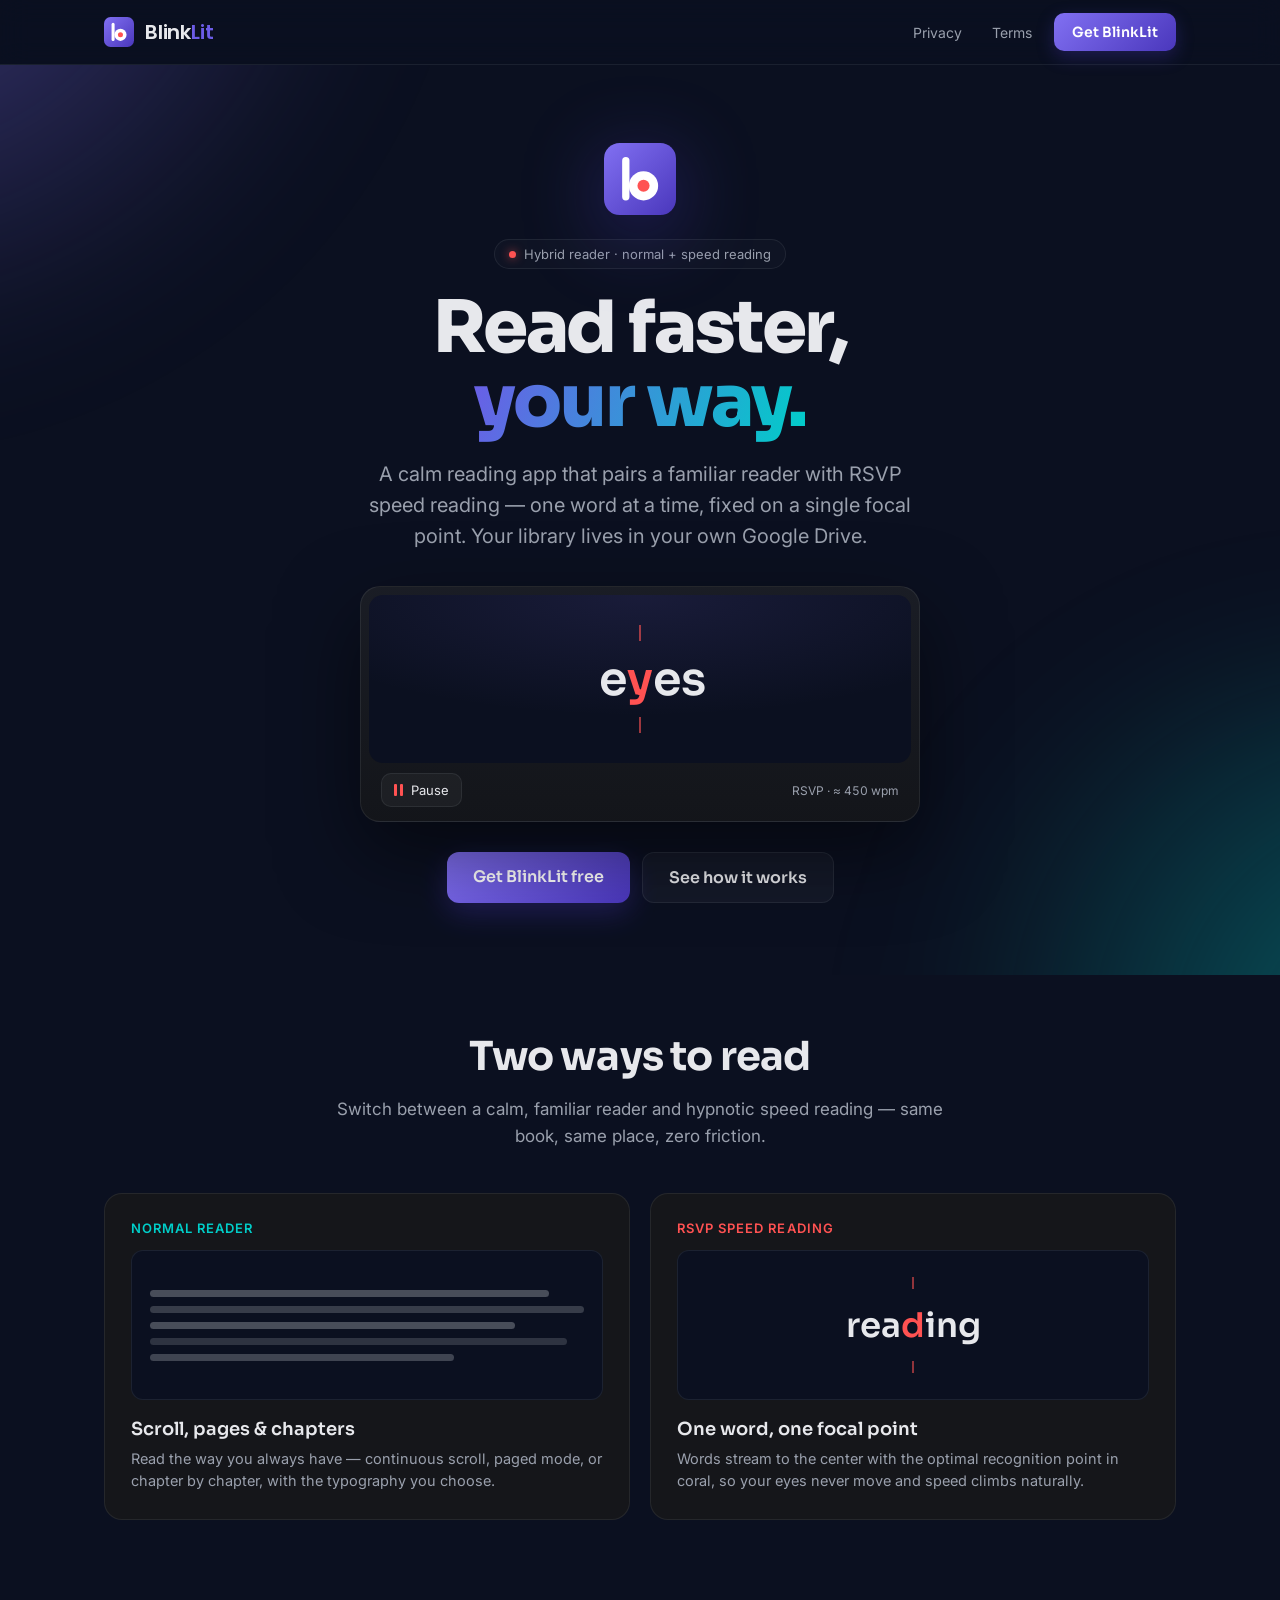
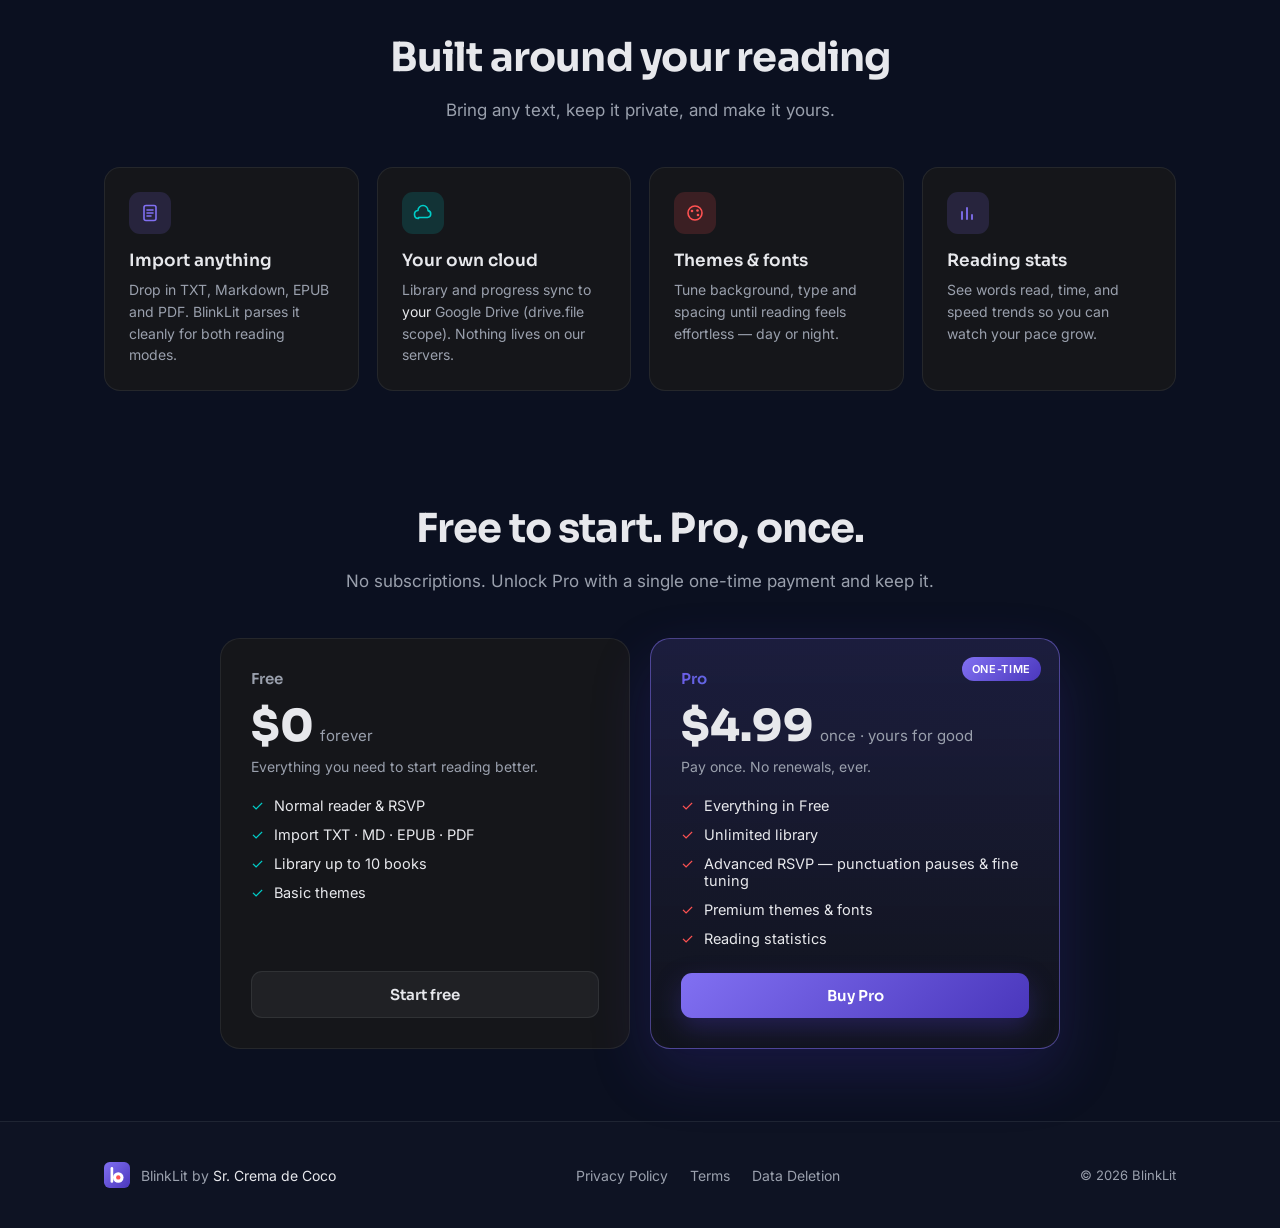
<file: index.html>
<!DOCTYPE html>
<html lang="en">
<head>
  <meta charset="utf-8">
  <meta name="viewport" content="width=device-width, initial-scale=1">
  <title>BlinkLit — Read faster, your way</title>
  <meta name="description" content="BlinkLit is a hybrid reading app: a familiar reader plus RSVP speed reading, with your library synced to your own Google Drive.">
  <meta property="og:title" content="BlinkLit — Read faster, your way">
  <meta property="og:description" content="A calm reading app that pairs a familiar reader with RSVP speed reading. Your library lives in your own Google Drive.">
  <meta property="og:type" content="website">
  <link rel="preconnect" href="https://fonts.googleapis.com">
  <link rel="preconnect" href="https://fonts.gstatic.com" crossorigin>
  <link href="https://fonts.googleapis.com/css2?family=Sora:wght@500;600;700;800&family=Poppins:wght@500;600;700&family=Inter:wght@400;500;600&display=swap" rel="stylesheet">
  <link rel="icon" type="image/svg+xml" href="data:image/svg+xml,%3Csvg%20xmlns='http://www.w3.org/2000/svg'%20viewBox='0%200%20512%20512'%3E%3Crect%20width='512'%20height='512'%20rx='112'%20fill='%234A37BC'/%3E%3Crect%20x='129'%20y='100'%20width='52'%20height='308'%20rx='26'%20fill='%23fff'/%3E%3Ccircle%20cx='281'%20cy='304'%20r='104'%20fill='%23fff'/%3E%3Ccircle%20cx='281'%20cy='304'%20r='43'%20fill='%23FF5252'/%3E%3C/svg%3E">
  <link rel="stylesheet" href="style.css">
</head>
<body>
<div style="min-height:100vh;background:var(--bg);overflow-x:hidden;">

  <!-- ============ HEADER ============ -->
  <header style="position:sticky;top:0;z-index:50;background:rgba(11,16,32,.72);backdrop-filter:blur(14px);-webkit-backdrop-filter:blur(14px);border-bottom:1px solid var(--line);">
    <div style="max-width:1120px;margin:0 auto;padding:13px 24px;display:flex;align-items:center;justify-content:space-between;gap:16px;">
      <a href="#top" aria-label="BlinkLit home" style="display:flex;align-items:center;gap:11px;text-decoration:none;">
        <svg width="30" height="30" viewBox="0 0 512 512" fill="none" xmlns="http://www.w3.org/2000/svg" role="img" aria-label="BlinkLit" style="display:block;flex:none;">
          <defs><linearGradient id="blIconHdr" x1="0" y1="0" x2="512" y2="512" gradientUnits="userSpaceOnUse"><stop offset="0" stop-color="#8170F2"/><stop offset="1" stop-color="#4A37BC"/></linearGradient></defs>
          <rect width="512" height="512" rx="112" fill="url(#blIconHdr)"/>
          <rect x="129" y="100" width="52" height="308" rx="26" fill="#FFFFFF"/>
          <circle cx="281" cy="304" r="104" fill="#FFFFFF"/>
          <circle cx="281" cy="304" r="43" fill="#FF5252" style="transform-box:fill-box;transform-origin:center;animation:blkPulse 1.9s ease-in-out infinite;"/>
        </svg>
        <span style="font-family:'Poppins',sans-serif;font-weight:600;font-size:20px;letter-spacing:-.01em;"><span style="color:var(--text);">Blink</span><span style="color:var(--violet);">Lit</span></span>
      </a>
      <nav aria-label="Primary" style="display:flex;align-items:center;gap:6px;">
        <a class="lnk" href="privacy.html" style="color:var(--muted);text-decoration:none;font-size:14px;padding:8px 12px;border-radius:8px;transition:color .2s ease;">Privacy</a>
        <a class="lnk" href="terms.html" style="color:var(--muted);text-decoration:none;font-size:14px;padding:8px 12px;border-radius:8px;transition:color .2s ease;">Terms</a>
        <a class="cta-sm" href="#pricing" style="font-family:'Sora',sans-serif;font-weight:600;font-size:14px;text-decoration:none;color:#fff;background:var(--grad-brand);padding:10px 18px;border-radius:10px;box-shadow:0 6px 18px rgba(74,55,188,.32);transition:transform .2s ease,box-shadow .2s ease;margin-left:4px;">Get BlinkLit</a>
      </nav>
    </div>
  </header>

  <!-- ============ HERO ============ -->
  <section id="top" style="position:relative;overflow:hidden;">
    <div aria-hidden="true" style="position:absolute;inset:-45%;pointer-events:none;z-index:0;">
      <div style="position:absolute;top:-6%;left:6%;width:820px;height:820px;border-radius:50%;background:radial-gradient(circle at 35% 35%,rgba(129,112,242,.5),transparent 70%);filter:blur(70px);will-change:transform;animation:blkDrift1 20s ease-in-out infinite;"></div>
      <div style="position:absolute;bottom:-8%;right:4%;width:860px;height:860px;border-radius:50%;background:radial-gradient(circle at 60% 45%,rgba(0,206,201,.4),transparent 70%);filter:blur(76px);will-change:transform;animation:blkDrift2 24s ease-in-out infinite;"></div>
    </div>

    <div style="position:relative;z-index:1;max-width:1120px;margin:0 auto;padding:78px 24px 72px;">
      <div style="text-align:center;max-width:760px;margin:0 auto;">
        <div style="display:flex;justify-content:center;margin-bottom:24px;">
          <svg width="72" height="72" viewBox="0 0 512 512" fill="none" xmlns="http://www.w3.org/2000/svg" role="img" aria-label="BlinkLit" style="display:block;filter:drop-shadow(0 16px 40px rgba(74,55,188,.45));animation:blkFloat 7s ease-in-out infinite;">
            <defs><linearGradient id="blIconHero" x1="0" y1="0" x2="512" y2="512" gradientUnits="userSpaceOnUse"><stop offset="0" stop-color="#8170F2"/><stop offset="1" stop-color="#4A37BC"/></linearGradient></defs>
            <rect width="512" height="512" rx="112" fill="url(#blIconHero)"/>
            <rect x="129" y="100" width="52" height="308" rx="26" fill="#FFFFFF"/>
            <circle cx="281" cy="304" r="104" fill="#FFFFFF"/>
            <circle cx="281" cy="304" r="43" fill="#FF5252" style="transform-box:fill-box;transform-origin:center;animation:blkPulse 1.9s ease-in-out infinite;"/>
          </svg>
        </div>
        <div style="display:inline-flex;align-items:center;gap:8px;padding:6px 14px;border:1px solid var(--line);border-radius:999px;background:rgba(255,255,255,.02);font-size:13px;color:var(--muted);margin-bottom:22px;">
          <span style="width:7px;height:7px;border-radius:50%;background:var(--coral);box-shadow:0 0 10px rgba(255,82,82,.7);animation:blkPulse 1.9s ease-in-out infinite;"></span>
          Hybrid reader · normal + speed reading
        </div>
        <h1 style="font-family:'Sora',sans-serif;font-weight:800;font-size:clamp(40px,7vw,72px);line-height:1.03;letter-spacing:-.03em;margin:0 0 20px;color:var(--text);">
          Read faster,<br><span style="background:var(--grad);-webkit-background-clip:text;background-clip:text;color:transparent;">your way.</span>
        </h1>
        <p style="font-size:clamp(16px,2.2vw,20px);line-height:1.55;color:var(--muted);margin:0 auto 34px;max-width:560px;">
          A calm reading app that pairs a familiar reader with RSVP speed reading — one word at a time, fixed on a single focal point. Your library lives in your own Google Drive.
        </p>

        <!-- ===== RSVP LIVE DEMO ===== -->
        <div style="position:relative;max-width:560px;margin:0 auto 30px;background:linear-gradient(180deg,rgba(28,30,38,.92),rgba(21,22,26,.92));border:1px solid var(--line);border-radius:20px;padding:8px;box-shadow:0 30px 80px rgba(0,0,0,.5);animation:blkFloat 7s ease-in-out infinite;">
          <div role="img" aria-label="Live RSVP demo showing words one at a time with the focal letter highlighted in coral" style="position:relative;height:168px;border-radius:14px;background:radial-gradient(120% 120% at 50% 0%,rgba(129,112,242,.12),transparent 60%),var(--bg);display:flex;align-items:center;justify-content:center;overflow:hidden;">
            <div aria-hidden="true" style="position:absolute;top:30px;left:50%;transform:translateX(-50%);width:2px;height:16px;background:var(--coral);opacity:.6;"></div>
            <div aria-hidden="true" style="position:absolute;bottom:30px;left:50%;transform:translateX(-50%);width:2px;height:16px;background:var(--coral);opacity:.6;"></div>
            <div style="width:100%;display:grid;grid-template-columns:1fr auto 1fr;align-items:baseline;font-family:'Sora',sans-serif;font-weight:600;font-size:clamp(30px,7vw,46px);letter-spacing:-.01em;">
              <span id="rsvp-pre" style="text-align:right;color:var(--text);white-space:pre;"></span>
              <span id="rsvp-pivot" style="text-align:center;color:var(--coral);white-space:pre;"></span>
              <span id="rsvp-post" style="text-align:left;color:var(--text);white-space:pre;"></span>
            </div>
          </div>
          <div style="display:flex;align-items:center;justify-content:space-between;padding:10px 12px 6px;">
            <button id="rsvp-toggle" type="button" class="rsvp-btn" aria-label="Pause RSVP demo" style="display:inline-flex;align-items:center;gap:8px;background:rgba(255,255,255,.04);border:1px solid var(--line);color:var(--text);font-family:'Inter',sans-serif;font-size:13px;padding:8px 12px;border-radius:10px;cursor:pointer;transition:background .2s ease,border-color .2s ease;">
              <span id="rsvp-pause" style="display:inline-flex;align-items:center;gap:8px;">
                <span aria-hidden="true" style="display:inline-flex;gap:3px;"><span style="width:3px;height:12px;background:var(--coral);border-radius:1px;"></span><span style="width:3px;height:12px;background:var(--coral);border-radius:1px;"></span></span>
                Pause
              </span>
              <span id="rsvp-play" style="display:none;align-items:center;gap:8px;">
                <span aria-hidden="true" style="width:0;height:0;border-left:9px solid var(--coral);border-top:6px solid transparent;border-bottom:6px solid transparent;"></span>
                Play
              </span>
            </button>
            <span style="font-size:12px;color:var(--muted);font-variant-numeric:tabular-nums;">RSVP · ≈ 450 wpm</span>
          </div>
        </div>

        <div style="display:flex;flex-wrap:wrap;gap:12px;justify-content:center;">
          <a class="cta" href="#pricing" style="font-family:'Sora',sans-serif;font-weight:600;font-size:16px;text-decoration:none;color:#fff;background:var(--grad-brand);padding:14px 26px;border-radius:12px;box-shadow:0 10px 30px rgba(74,55,188,.34);transition:transform .2s ease,box-shadow .2s ease;">Get BlinkLit free</a>
          <a class="ghost" href="#two-ways" style="font-family:'Sora',sans-serif;font-weight:600;font-size:16px;text-decoration:none;color:var(--text);background:rgba(255,255,255,.04);border:1px solid var(--line);padding:14px 26px;border-radius:12px;transition:background .2s ease;">See how it works</a>
        </div>
      </div>
    </div>
  </section>

  <!-- ============ TWO WAYS TO READ ============ -->
  <section id="two-ways" style="max-width:1120px;margin:0 auto;padding:56px 24px;">
    <div data-reveal style="opacity:0;transform:translateY(20px);transition:opacity .7s ease,transform .7s ease;text-align:center;max-width:620px;margin:0 auto 44px;">
      <h2 style="font-family:'Sora',sans-serif;font-weight:700;font-size:clamp(28px,4vw,40px);letter-spacing:-.02em;margin:0 0 14px;">Two ways to read</h2>
      <p style="color:var(--muted);font-size:17px;line-height:1.55;margin:0;">Switch between a calm, familiar reader and hypnotic speed reading — same book, same place, zero friction.</p>
    </div>
    <div style="display:grid;grid-template-columns:repeat(auto-fit,minmax(280px,1fr));gap:20px;">
      <article data-reveal style="opacity:0;transform:translateY(24px);transition:opacity .7s ease,transform .7s ease;background:var(--surface);border:1px solid var(--line);border-radius:18px;padding:26px;">
        <div style="font-size:13px;font-weight:600;color:var(--cyan);text-transform:uppercase;letter-spacing:.08em;margin-bottom:14px;">Normal reader</div>
        <div style="height:150px;border-radius:12px;background:var(--bg);border:1px solid var(--line);padding:18px;display:flex;flex-direction:column;gap:9px;justify-content:center;overflow:hidden;">
          <span style="height:7px;border-radius:4px;background:rgba(231,232,236,.28);width:92%;"></span>
          <span style="height:7px;border-radius:4px;background:rgba(231,232,236,.2);width:100%;"></span>
          <span style="height:7px;border-radius:4px;background:rgba(231,232,236,.28);width:84%;"></span>
          <span style="height:7px;border-radius:4px;background:rgba(231,232,236,.16);width:96%;"></span>
          <span style="height:7px;border-radius:4px;background:rgba(231,232,236,.24);width:70%;"></span>
        </div>
        <h3 style="font-family:'Sora',sans-serif;font-weight:600;font-size:18px;margin:18px 0 8px;">Scroll, pages & chapters</h3>
        <p style="color:var(--muted);font-size:14.5px;line-height:1.55;margin:0;">Read the way you always have — continuous scroll, paged mode, or chapter by chapter, with the typography you choose.</p>
      </article>
      <article data-reveal style="opacity:0;transform:translateY(24px);transition:opacity .7s ease,transform .7s ease;transition-delay:.08s;background:var(--surface);border:1px solid var(--line);border-radius:18px;padding:26px;">
        <div style="font-size:13px;font-weight:600;color:var(--coral);text-transform:uppercase;letter-spacing:.08em;margin-bottom:14px;">RSVP speed reading</div>
        <div style="position:relative;height:150px;border-radius:12px;background:var(--bg);border:1px solid var(--line);display:flex;align-items:center;justify-content:center;overflow:hidden;">
          <div aria-hidden="true" style="position:absolute;top:26px;left:50%;transform:translateX(-50%);width:2px;height:12px;background:var(--coral);opacity:.55;"></div>
          <div aria-hidden="true" style="position:absolute;bottom:26px;left:50%;transform:translateX(-50%);width:2px;height:12px;background:var(--coral);opacity:.55;"></div>
          <div style="width:100%;display:grid;grid-template-columns:1fr auto 1fr;align-items:baseline;font-family:'Sora',sans-serif;font-weight:600;font-size:34px;">
            <span style="text-align:right;color:var(--text);">rea</span><span style="text-align:center;color:var(--coral);">d</span><span style="text-align:left;color:var(--text);">ing</span>
          </div>
        </div>
        <h3 style="font-family:'Sora',sans-serif;font-weight:600;font-size:18px;margin:18px 0 8px;">One word, one focal point</h3>
        <p style="color:var(--muted);font-size:14.5px;line-height:1.55;margin:0;">Words stream to the center with the optimal recognition point in coral, so your eyes never move and speed climbs naturally.</p>
      </article>
    </div>
  </section>

  <!-- ============ FEATURES ============ -->
  <section id="features" style="max-width:1120px;margin:0 auto;padding:56px 24px;">
    <div data-reveal style="opacity:0;transform:translateY(20px);transition:opacity .7s ease,transform .7s ease;text-align:center;max-width:620px;margin:0 auto 44px;">
      <h2 style="font-family:'Sora',sans-serif;font-weight:700;font-size:clamp(28px,4vw,40px);letter-spacing:-.02em;margin:0 0 14px;">Built around your reading</h2>
      <p style="color:var(--muted);font-size:17px;line-height:1.55;margin:0;">Bring any text, keep it private, and make it yours.</p>
    </div>
    <div style="display:grid;grid-template-columns:repeat(auto-fit,minmax(240px,1fr));gap:18px;">
      <article data-reveal style="opacity:0;transform:translateY(24px);transition:opacity .6s ease,transform .6s ease;background:var(--surface);border:1px solid var(--line);border-radius:16px;padding:24px;">
        <div style="width:42px;height:42px;border-radius:11px;background:rgba(129,112,242,.16);display:flex;align-items:center;justify-content:center;margin-bottom:16px;">
          <svg width="20" height="20" viewBox="0 0 20 20" fill="none" aria-hidden="true"><rect x="4" y="2.5" width="12" height="15" rx="2" stroke="#8170F2" stroke-width="1.6"/><path d="M7 7h6M7 10h6M7 13h4" stroke="#8170F2" stroke-width="1.6" stroke-linecap="round"/></svg>
        </div>
        <h3 style="font-family:'Sora',sans-serif;font-weight:600;font-size:17px;margin:0 0 8px;">Import anything</h3>
        <p style="color:var(--muted);font-size:14px;line-height:1.55;margin:0;">Drop in TXT, Markdown, EPUB and PDF. BlinkLit parses it cleanly for both reading modes.</p>
      </article>
      <article data-reveal style="opacity:0;transform:translateY(24px);transition:opacity .6s ease,transform .6s ease;transition-delay:.06s;background:var(--surface);border:1px solid var(--line);border-radius:16px;padding:24px;">
        <div style="width:42px;height:42px;border-radius:11px;background:rgba(0,206,201,.16);display:flex;align-items:center;justify-content:center;margin-bottom:16px;">
          <svg width="22" height="22" viewBox="0 0 22 22" fill="none" aria-hidden="true"><path d="M6.5 16.5a4 4 0 0 1-.5-7.97A5 5 0 0 1 16 8.6a3.5 3.5 0 0 1-.5 6.9H6.5Z" stroke="#00CEC9" stroke-width="1.6" stroke-linejoin="round"/></svg>
        </div>
        <h3 style="font-family:'Sora',sans-serif;font-weight:600;font-size:17px;margin:0 0 8px;">Your own cloud</h3>
        <p style="color:var(--muted);font-size:14px;line-height:1.55;margin:0;">Library and progress sync to <em style="color:var(--text);font-style:normal;">your</em> Google Drive (drive.file scope). Nothing lives on our servers.</p>
      </article>
      <article data-reveal style="opacity:0;transform:translateY(24px);transition:opacity .6s ease,transform .6s ease;transition-delay:.12s;background:var(--surface);border:1px solid var(--line);border-radius:16px;padding:24px;">
        <div style="width:42px;height:42px;border-radius:11px;background:rgba(255,82,82,.16);display:flex;align-items:center;justify-content:center;margin-bottom:16px;">
          <svg width="20" height="20" viewBox="0 0 20 20" fill="none" aria-hidden="true"><circle cx="10" cy="10" r="7" stroke="#FF5252" stroke-width="1.6"/><circle cx="7" cy="8" r="1.3" fill="#FF5252"/><circle cx="12.5" cy="7.5" r="1.3" fill="#FF5252"/><circle cx="13" cy="12" r="1.3" fill="#FF5252"/></svg>
        </div>
        <h3 style="font-family:'Sora',sans-serif;font-weight:600;font-size:17px;margin:0 0 8px;">Themes & fonts</h3>
        <p style="color:var(--muted);font-size:14px;line-height:1.55;margin:0;">Tune background, type and spacing until reading feels effortless — day or night.</p>
      </article>
      <article data-reveal style="opacity:0;transform:translateY(24px);transition:opacity .6s ease,transform .6s ease;transition-delay:.18s;background:var(--surface);border:1px solid var(--line);border-radius:16px;padding:24px;">
        <div style="width:42px;height:42px;border-radius:11px;background:rgba(129,112,242,.16);display:flex;align-items:center;justify-content:center;margin-bottom:16px;">
          <svg width="20" height="20" viewBox="0 0 20 20" fill="none" aria-hidden="true"><path d="M4 16V9M9 16V5M14 16v-4" stroke="#8170F2" stroke-width="1.8" stroke-linecap="round"/></svg>
        </div>
        <h3 style="font-family:'Sora',sans-serif;font-weight:600;font-size:17px;margin:0 0 8px;">Reading stats</h3>
        <p style="color:var(--muted);font-size:14px;line-height:1.55;margin:0;">See words read, time, and speed trends so you can watch your pace grow.</p>
      </article>
    </div>
  </section>

  <!-- ============ PRICING ============ -->
  <section id="pricing" style="max-width:1120px;margin:0 auto;padding:56px 24px 72px;">
    <div data-reveal style="opacity:0;transform:translateY(20px);transition:opacity .7s ease,transform .7s ease;text-align:center;max-width:620px;margin:0 auto 44px;">
      <h2 style="font-family:'Sora',sans-serif;font-weight:700;font-size:clamp(28px,4vw,40px);letter-spacing:-.02em;margin:0 0 14px;">Free to start. Pro, once.</h2>
      <p style="color:var(--muted);font-size:17px;line-height:1.55;margin:0;">No subscriptions. Unlock Pro with a single one-time payment and keep it.</p>
    </div>
    <div style="display:grid;grid-template-columns:repeat(auto-fit,minmax(280px,1fr));gap:20px;max-width:840px;margin:0 auto;align-items:stretch;">
      <article data-reveal style="opacity:0;transform:translateY(24px);transition:opacity .7s ease,transform .7s ease;background:var(--surface);border:1px solid var(--line);border-radius:20px;padding:30px;display:flex;flex-direction:column;">
        <div style="font-family:'Sora',sans-serif;font-weight:600;font-size:15px;color:var(--muted);">Free</div>
        <div style="display:flex;align-items:baseline;gap:6px;margin:10px 0 4px;"><span style="font-family:'Sora',sans-serif;font-weight:800;font-size:44px;">$0</span><span style="color:var(--muted);font-size:15px;">forever</span></div>
        <p style="color:var(--muted);font-size:14px;margin:0 0 22px;">Everything you need to start reading better.</p>
        <ul style="list-style:none;padding:0;margin:0 0 26px;display:flex;flex-direction:column;gap:12px;flex:1;">
          <li style="display:flex;gap:10px;font-size:14.5px;color:var(--text);"><span style="color:var(--cyan);flex:none;">✓</span>Normal reader & RSVP</li>
          <li style="display:flex;gap:10px;font-size:14.5px;color:var(--text);"><span style="color:var(--cyan);flex:none;">✓</span>Import TXT · MD · EPUB · PDF</li>
          <li style="display:flex;gap:10px;font-size:14.5px;color:var(--text);"><span style="color:var(--cyan);flex:none;">✓</span>Library up to 10 books</li>
          <li style="display:flex;gap:10px;font-size:14.5px;color:var(--text);"><span style="color:var(--cyan);flex:none;">✓</span>Basic themes</li>
        </ul>
        <a class="free-btn" href="#" style="text-align:center;font-family:'Sora',sans-serif;font-weight:600;font-size:15px;text-decoration:none;color:var(--text);background:rgba(255,255,255,.05);border:1px solid var(--line);padding:13px;border-radius:11px;transition:background .2s ease;">Start free</a>
      </article>
      <article data-reveal style="opacity:0;transform:translateY(24px);transition:opacity .7s ease,transform .7s ease;transition-delay:.08s;position:relative;background:linear-gradient(180deg,rgba(129,112,242,.14),rgba(21,22,26,.6));border:1px solid rgba(129,112,242,.5);border-radius:20px;padding:30px;display:flex;flex-direction:column;box-shadow:0 24px 60px rgba(74,55,188,.22);">
        <div style="position:absolute;top:18px;right:18px;font-size:11px;font-weight:600;letter-spacing:.06em;text-transform:uppercase;color:#fff;background:var(--grad-brand);padding:5px 10px;border-radius:999px;">One-time</div>
        <div style="font-family:'Sora',sans-serif;font-weight:600;font-size:15px;background:var(--grad);-webkit-background-clip:text;background-clip:text;color:transparent;">Pro</div>
        <div style="display:flex;align-items:baseline;gap:6px;margin:10px 0 4px;"><span style="font-family:'Sora',sans-serif;font-weight:800;font-size:44px;">$4.99</span><span style="color:var(--muted);font-size:15px;">once · yours for good</span></div>
        <p style="color:var(--muted);font-size:14px;margin:0 0 22px;">Pay once. No renewals, ever.</p>
        <ul style="list-style:none;padding:0;margin:0 0 26px;display:flex;flex-direction:column;gap:12px;flex:1;">
          <li style="display:flex;gap:10px;font-size:14.5px;color:var(--text);"><span style="color:var(--coral);flex:none;">✓</span>Everything in Free</li>
          <li style="display:flex;gap:10px;font-size:14.5px;color:var(--text);"><span style="color:var(--coral);flex:none;">✓</span>Unlimited library</li>
          <li style="display:flex;gap:10px;font-size:14.5px;color:var(--text);"><span style="color:var(--coral);flex:none;">✓</span>Advanced RSVP — punctuation pauses & fine tuning</li>
          <li style="display:flex;gap:10px;font-size:14.5px;color:var(--text);"><span style="color:var(--coral);flex:none;">✓</span>Premium themes & fonts</li>
          <li style="display:flex;gap:10px;font-size:14.5px;color:var(--text);"><span style="color:var(--coral);flex:none;">✓</span>Reading statistics</li>
        </ul>
        <a class="cta" href="#" style="text-align:center;font-family:'Sora',sans-serif;font-weight:600;font-size:15px;text-decoration:none;color:#fff;background:var(--grad-brand);padding:13px;border-radius:11px;box-shadow:0 10px 26px rgba(74,55,188,.34);transition:transform .2s ease,box-shadow .2s ease;">Buy Pro</a>
      </article>
    </div>
  </section>

  <!-- ============ FOOTER ============ -->
  <footer style="border-top:1px solid var(--line);background:rgba(255,255,255,.012);">
    <div style="max-width:1120px;margin:0 auto;padding:40px 24px;display:flex;flex-wrap:wrap;align-items:center;justify-content:space-between;gap:20px;">
      <div style="display:flex;align-items:center;gap:11px;">
        <svg width="26" height="26" viewBox="0 0 512 512" fill="none" xmlns="http://www.w3.org/2000/svg" role="img" aria-label="BlinkLit" style="display:block;flex:none;">
          <defs><linearGradient id="blIconFtr" x1="0" y1="0" x2="512" y2="512" gradientUnits="userSpaceOnUse"><stop offset="0" stop-color="#8170F2"/><stop offset="1" stop-color="#4A37BC"/></linearGradient></defs>
          <rect width="512" height="512" rx="112" fill="url(#blIconFtr)"/>
          <rect x="129" y="100" width="52" height="308" rx="26" fill="#FFFFFF"/>
          <circle cx="281" cy="304" r="104" fill="#FFFFFF"/>
          <circle cx="281" cy="304" r="43" fill="#FF5252" style="transform-box:fill-box;transform-origin:center;animation:blkPulse 1.9s ease-in-out infinite;"/>
        </svg>
        <span style="font-size:14px;color:var(--muted);">BlinkLit by <span style="color:var(--text);">Sr. Crema de Coco</span></span>
      </div>
      <nav aria-label="Footer" style="display:flex;flex-wrap:wrap;gap:22px;">
        <a class="lnk" href="privacy.html" style="color:var(--muted);text-decoration:none;font-size:14px;transition:color .2s ease;">Privacy Policy</a>
        <a class="lnk" href="terms.html" style="color:var(--muted);text-decoration:none;font-size:14px;transition:color .2s ease;">Terms</a>
        <a class="lnk" href="data-deletion.html" style="color:var(--muted);text-decoration:none;font-size:14px;transition:color .2s ease;">Data Deletion</a>
      </nav>
      <span style="font-size:13px;color:var(--muted);">© <span id="year">2026</span> BlinkLit</span>
    </div>
  </footer>
</div>

<script>
(function () {
  var reduced = window.matchMedia && window.matchMedia('(prefers-reduced-motion: reduce)').matches;
  var pre = document.getElementById('rsvp-pre');
  var pivot = document.getElementById('rsvp-pivot');
  var post = document.getElementById('rsvp-post');
  var toggle = document.getElementById('rsvp-toggle');
  var pauseGroup = document.getElementById('rsvp-pause');
  var playGroup = document.getElementById('rsvp-play');
  var yearEl = document.getElementById('year');
  if (yearEl) yearEl.textContent = new Date().getFullYear();

  var words = ("BlinkLit streams each word to one focal point, " +
    "so your eyes stay still and your pace climbs without losing your place.").split(/\s+/);
  var i = 0, playing = true, t = null;

  // Optimal Recognition Point heuristic.
  function orp(word) {
    var m = word.match(/[A-Za-z0-9]/g);
    var len = (m ? m.length : word.length) || word.length;
    var k = len <= 1 ? 0 : len <= 5 ? 1 : len <= 9 ? 2 : len <= 13 ? 3 : 4;
    return Math.min(k, Math.max(0, word.length - 1));
  }
  function show(word) {
    var k = orp(word);
    pre.textContent = word.slice(0, k);
    pivot.textContent = word.slice(k, k + 1);
    post.textContent = word.slice(k + 1);
  }
  function setPlaying(p) {
    playing = p;
    if (pauseGroup) pauseGroup.style.display = p ? 'inline-flex' : 'none';
    if (playGroup) playGroup.style.display = p ? 'none' : 'inline-flex';
    if (toggle) toggle.setAttribute('aria-label', p ? 'Pause RSVP demo' : 'Play RSVP demo');
  }
  function tick() {
    if (!playing) return;
    var w = words[i % words.length];
    show(w);
    var delay = 230;
    if (/[.,;:!?]$/.test(w)) delay += 280;            // pause on punctuation
    if (w.replace(/[^A-Za-z0-9]/g, '').length > 8) delay += 70; // longer words linger
    i = (i + 1) % words.length;
    t = setTimeout(tick, delay);
  }
  if (toggle) {
    toggle.addEventListener('click', function () {
      setPlaying(!playing);
      clearTimeout(t);
      if (playing) tick();
    });
  }
  if (reduced) {
    setPlaying(false);
    show('faster');
  } else {
    setPlaying(true);
    tick();
  }

  // Reveal-on-scroll for [data-reveal] elements.
  var els = document.querySelectorAll('[data-reveal]');
  function reveal(el) { el.style.opacity = '1'; el.style.transform = 'translateY(0)'; }
  if (reduced || !('IntersectionObserver' in window)) {
    Array.prototype.forEach.call(els, reveal);
  } else {
    var obs = new IntersectionObserver(function (entries) {
      entries.forEach(function (en) {
        if (en.isIntersecting) { reveal(en.target); obs.unobserve(en.target); }
      });
    }, { threshold: 0.15, rootMargin: '0px 0px -8% 0px' });
    Array.prototype.forEach.call(els, function (e) { obs.observe(e); });
    setTimeout(function () {
      Array.prototype.forEach.call(els, function (e) {
        if (getComputedStyle(e).opacity !== '1') reveal(e);
      });
    }, 450);
  }
})();
</script>
</body>
</html>
</file>
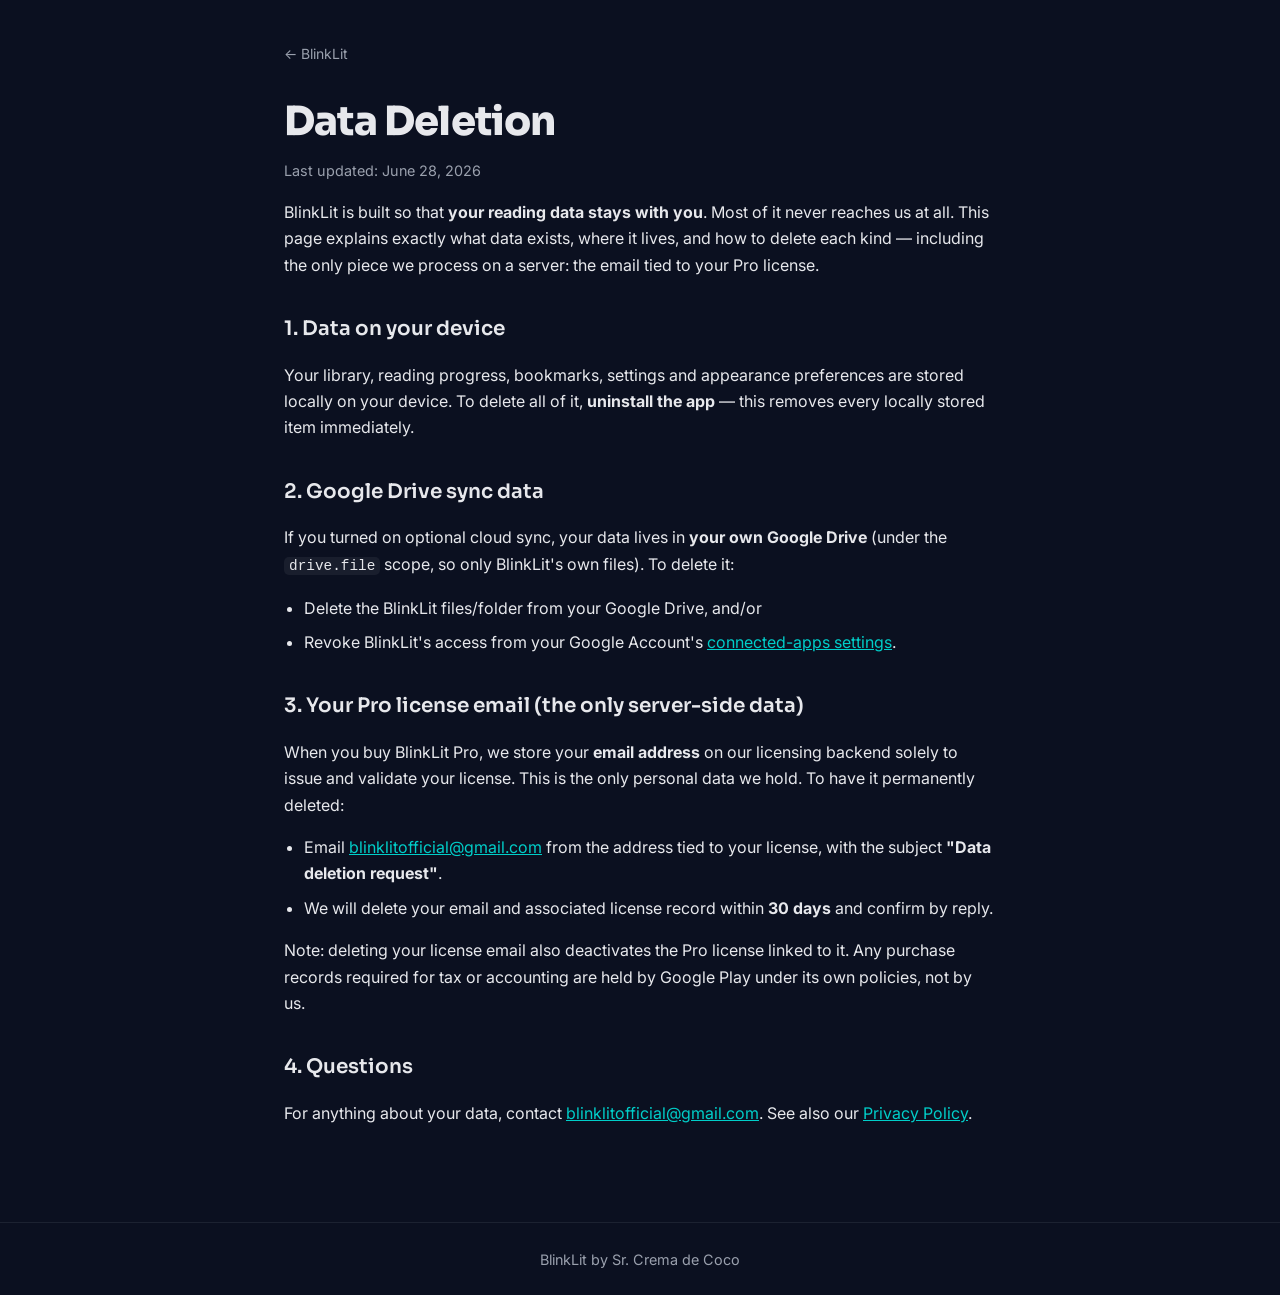
<file: data-deletion.html>
<!DOCTYPE html>
<html lang="en">
<head>
  <meta charset="utf-8">
  <meta name="viewport" content="width=device-width, initial-scale=1">
  <title>BlinkLit — Data Deletion</title>
  <meta name="description" content="How to delete your BlinkLit data: local data, Google Drive sync, and your Pro license email.">
  <link rel="preconnect" href="https://fonts.googleapis.com">
  <link rel="preconnect" href="https://fonts.gstatic.com" crossorigin>
  <link href="https://fonts.googleapis.com/css2?family=Sora:wght@600;700;800&family=Inter:wght@400;500;600&display=swap" rel="stylesheet">
  <link rel="icon" type="image/svg+xml" href="data:image/svg+xml,%3Csvg%20xmlns='http://www.w3.org/2000/svg'%20viewBox='0%200%20512%20512'%3E%3Crect%20width='512'%20height='512'%20rx='112'%20fill='%234A37BC'/%3E%3Crect%20x='129'%20y='100'%20width='52'%20height='308'%20rx='26'%20fill='%23fff'/%3E%3Ccircle%20cx='281'%20cy='304'%20r='104'%20fill='%23fff'/%3E%3Ccircle%20cx='281'%20cy='304'%20r='43'%20fill='%23FF5252'/%3E%3C/svg%3E">
  <link rel="stylesheet" href="style.css">
</head>
<body>
  <main class="legal">
    <a class="back" href="index.html">← BlinkLit</a>
    <h1>Data Deletion</h1>
    <p class="updated">Last updated: June 28, 2026</p>

    <p>
      BlinkLit is built so that <strong>your reading data stays with you</strong>.
      Most of it never reaches us at all. This page explains exactly what data
      exists, where it lives, and how to delete each kind — including the only
      piece we process on a server: the email tied to your Pro license.
    </p>

    <h2>1. Data on your device</h2>
    <p>
      Your library, reading progress, bookmarks, settings and appearance
      preferences are stored locally on your device. To delete all of it,
      <strong>uninstall the app</strong> — this removes every locally stored
      item immediately.
    </p>

    <h2>2. Google Drive sync data</h2>
    <p>
      If you turned on optional cloud sync, your data lives in
      <strong>your own Google Drive</strong> (under the <code>drive.file</code>
      scope, so only BlinkLit's own files). To delete it:
    </p>
    <ul>
      <li>Delete the BlinkLit files/folder from your Google Drive, and/or</li>
      <li>
        Revoke BlinkLit's access from your Google Account's
        <a href="https://myaccount.google.com/permissions">connected-apps settings</a>.
      </li>
    </ul>

    <h2>3. Your Pro license email (the only server-side data)</h2>
    <p>
      When you buy BlinkLit Pro, we store your <strong>email address</strong> on
      our licensing backend solely to issue and validate your license. This is
      the only personal data we hold. To have it permanently deleted:
    </p>
    <ul>
      <li>
        Email <a href="mailto:blinklitofficial@gmail.com?subject=Data%20deletion%20request">blinklitofficial@gmail.com</a>
        from the address tied to your license, with the subject
        <strong>"Data deletion request"</strong>.
      </li>
      <li>
        We will delete your email and associated license record within
        <strong>30 days</strong> and confirm by reply.
      </li>
    </ul>
    <p>
      Note: deleting your license email also deactivates the Pro license linked
      to it. Any purchase records required for tax or accounting are held by
      Google Play under its own policies, not by us.
    </p>

    <h2>4. Questions</h2>
    <p>
      For anything about your data, contact
      <a href="mailto:blinklitofficial@gmail.com">blinklitofficial@gmail.com</a>.
      See also our <a href="privacy.html">Privacy Policy</a>.
    </p>
  </main>

  <footer class="legal-footer">BlinkLit by Sr. Crema de Coco</footer>
</body>
</html>
</file>
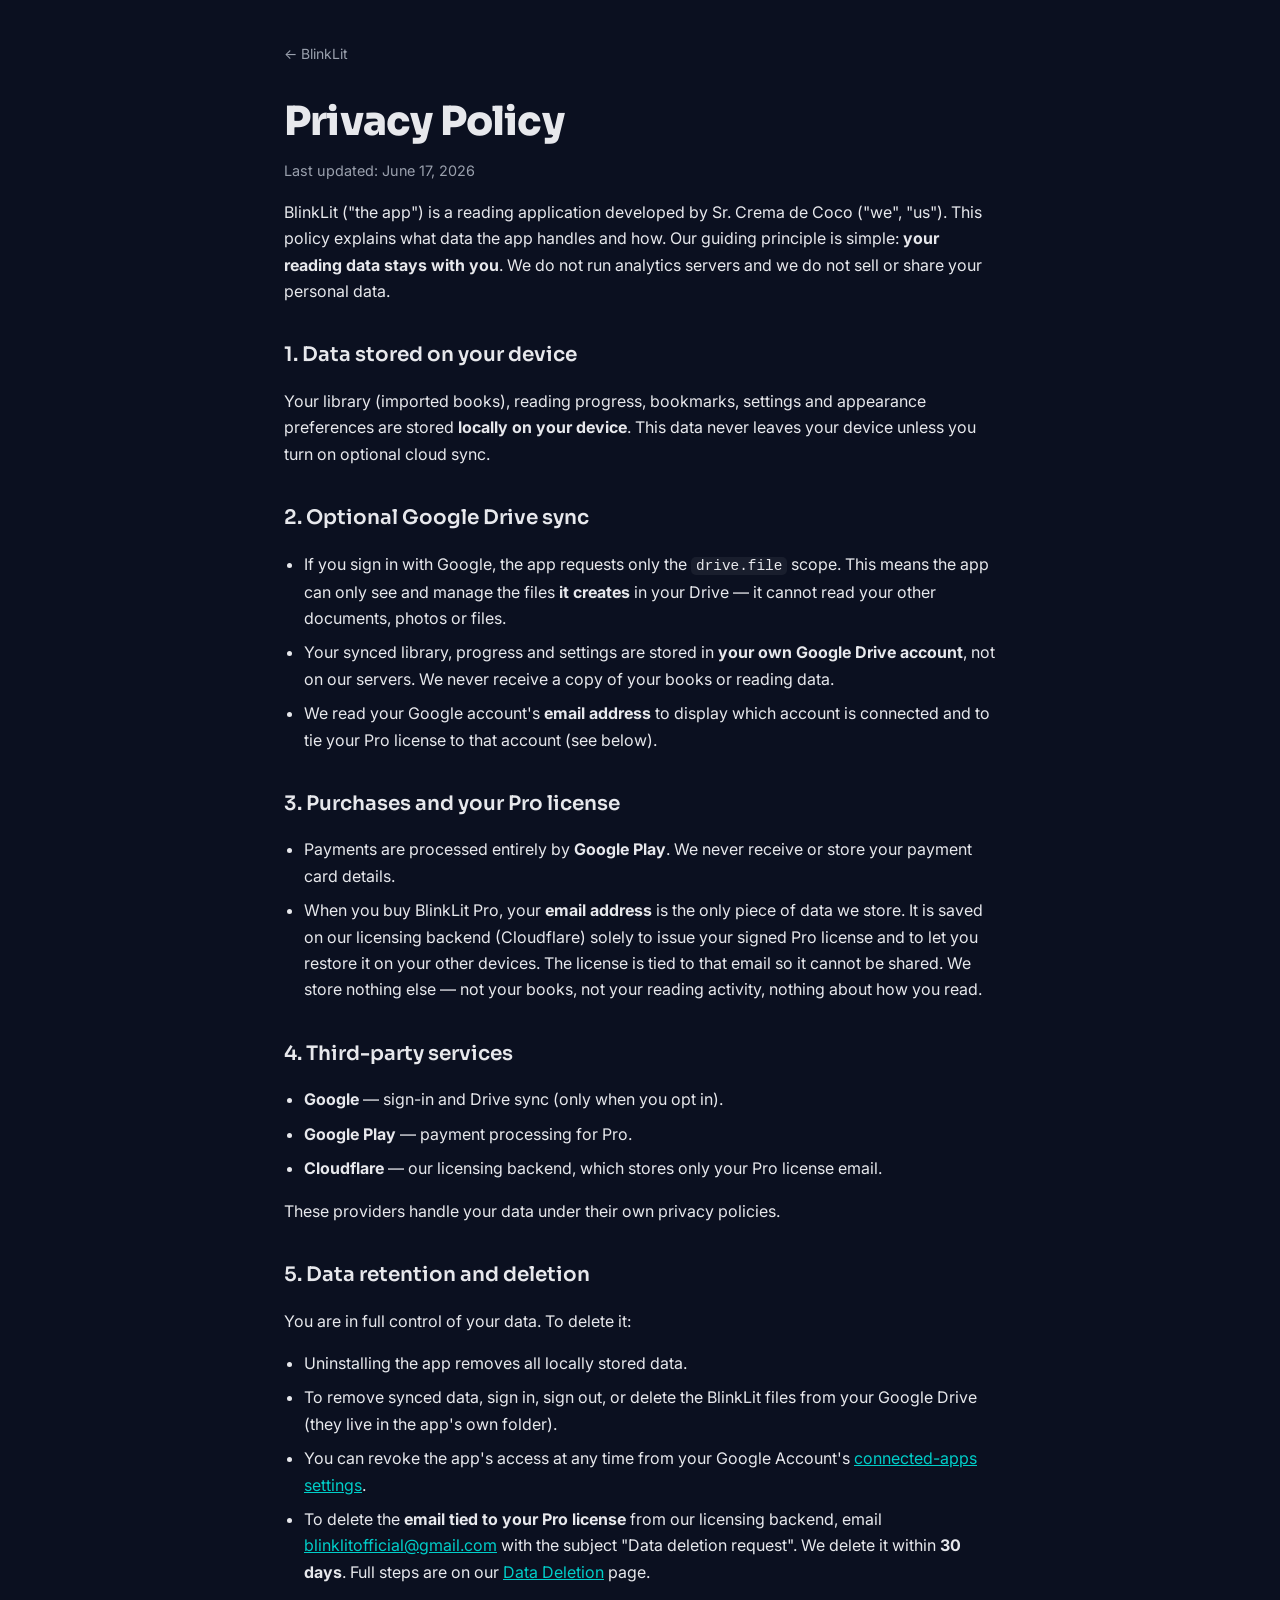
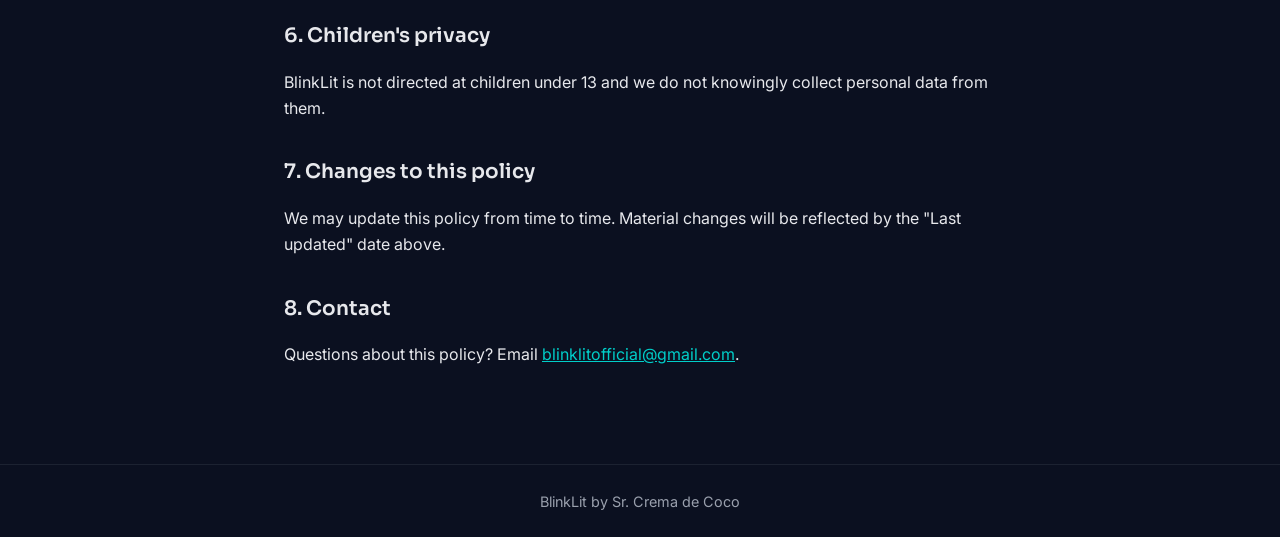
<file: privacy.html>
<!DOCTYPE html>
<html lang="en">
<head>
  <meta charset="utf-8">
  <meta name="viewport" content="width=device-width, initial-scale=1">
  <title>BlinkLit — Privacy Policy</title>
  <meta name="description" content="How BlinkLit handles your data: stored locally and in your own Google Drive, never on our servers.">
  <link rel="preconnect" href="https://fonts.googleapis.com">
  <link rel="preconnect" href="https://fonts.gstatic.com" crossorigin>
  <link href="https://fonts.googleapis.com/css2?family=Sora:wght@600;700;800&family=Inter:wght@400;500;600&display=swap" rel="stylesheet">
  <link rel="icon" type="image/svg+xml" href="data:image/svg+xml,%3Csvg%20xmlns='http://www.w3.org/2000/svg'%20viewBox='0%200%20512%20512'%3E%3Crect%20width='512'%20height='512'%20rx='112'%20fill='%234A37BC'/%3E%3Crect%20x='129'%20y='100'%20width='52'%20height='308'%20rx='26'%20fill='%23fff'/%3E%3Ccircle%20cx='281'%20cy='304'%20r='104'%20fill='%23fff'/%3E%3Ccircle%20cx='281'%20cy='304'%20r='43'%20fill='%23FF5252'/%3E%3C/svg%3E">
  <link rel="stylesheet" href="style.css">
</head>
<body>
  <main class="legal">
    <a class="back" href="index.html">← BlinkLit</a>
    <h1>Privacy Policy</h1>
    <p class="updated">Last updated: June 17, 2026</p>

    <p>
      BlinkLit ("the app") is a reading application developed by Sr. Crema de
      Coco ("we", "us"). This policy explains what data the app handles and how.
      Our guiding principle is simple: <strong>your reading data stays with
      you</strong>. We do not run analytics servers and we do not sell or share
      your personal data.
    </p>

    <h2>1. Data stored on your device</h2>
    <p>
      Your library (imported books), reading progress, bookmarks, settings and
      appearance preferences are stored <strong>locally on your device</strong>.
      This data never leaves your device unless you turn on optional cloud sync.
    </p>

    <h2>2. Optional Google Drive sync</h2>
    <ul>
      <li>
        If you sign in with Google, the app requests only the
        <code>drive.file</code> scope. This means the app can only see and
        manage the files <strong>it creates</strong> in your Drive — it cannot
        read your other documents, photos or files.
      </li>
      <li>
        Your synced library, progress and settings are stored in
        <strong>your own Google Drive account</strong>, not on our servers. We
        never receive a copy of your books or reading data.
      </li>
      <li>
        We read your Google account's <strong>email address</strong> to display
        which account is connected and to tie your Pro license to that account
        (see below).
      </li>
    </ul>

    <h2>3. Purchases and your Pro license</h2>
    <ul>
      <li>
        Payments are processed entirely by <strong>Google Play</strong>. We
        never receive or store your payment card details.
      </li>
      <li>
        When you buy BlinkLit Pro, your <strong>email address</strong> is the
        only piece of data we store. It is saved on our licensing backend
        (Cloudflare) solely to issue your signed Pro license and to let you
        restore it on your other devices. The license is tied to that email so
        it cannot be shared. We store nothing else — not your books, not your
        reading activity, nothing about how you read.
      </li>
    </ul>

    <h2>4. Third-party services</h2>
    <ul>
      <li><strong>Google</strong> — sign-in and Drive sync (only when you opt in).</li>
      <li><strong>Google Play</strong> — payment processing for Pro.</li>
      <li><strong>Cloudflare</strong> — our licensing backend, which stores only your Pro license email.</li>
    </ul>
    <p>These providers handle your data under their own privacy policies.</p>

    <h2>5. Data retention and deletion</h2>
    <p>You are in full control of your data. To delete it:</p>
    <ul>
      <li>Uninstalling the app removes all locally stored data.</li>
      <li>
        To remove synced data, sign in, sign out, or delete the BlinkLit files
        from your Google Drive (they live in the app's own folder).
      </li>
      <li>
        You can revoke the app's access at any time from your Google Account's
        <a href="https://myaccount.google.com/permissions">connected-apps settings</a>.
      </li>
      <li>
        To delete the <strong>email tied to your Pro license</strong> from our
        licensing backend, email
        <a href="mailto:blinklitofficial@gmail.com?subject=Data%20deletion%20request">blinklitofficial@gmail.com</a>
        with the subject "Data deletion request". We delete it within
        <strong>30 days</strong>. Full steps are on our
        <a href="data-deletion.html">Data Deletion</a> page.
      </li>
    </ul>

    <h2>6. Children's privacy</h2>
    <p>
      BlinkLit is not directed at children under 13 and we do not knowingly
      collect personal data from them.
    </p>

    <h2>7. Changes to this policy</h2>
    <p>
      We may update this policy from time to time. Material changes will be
      reflected by the "Last updated" date above.
    </p>

    <h2>8. Contact</h2>
    <p>
      Questions about this policy? Email
      <a href="mailto:blinklitofficial@gmail.com">blinklitofficial@gmail.com</a>.
    </p>
  </main>

  <footer class="legal-footer">BlinkLit by Sr. Crema de Coco</footer>
</body>
</html>
</file>
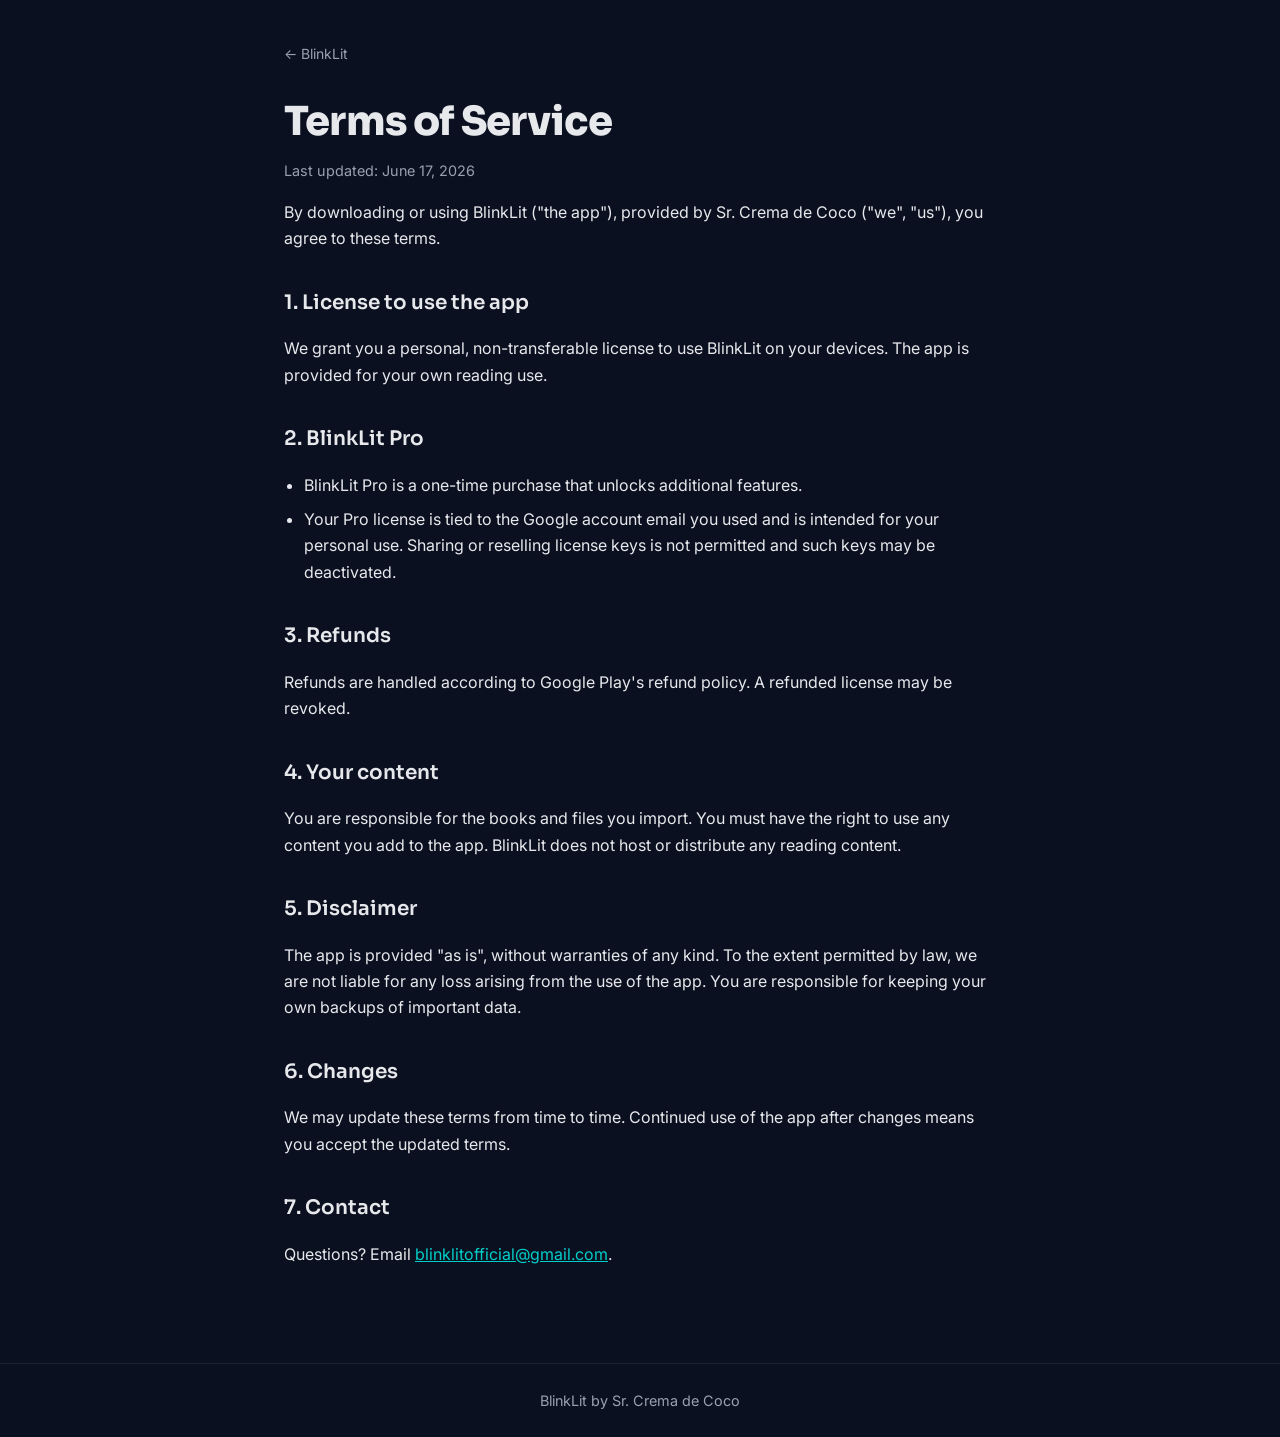
<file: terms.html>
<!DOCTYPE html>
<html lang="en">
<head>
  <meta charset="utf-8">
  <meta name="viewport" content="width=device-width, initial-scale=1">
  <title>BlinkLit — Terms of Service</title>
  <meta name="description" content="Terms of service for using BlinkLit and BlinkLit Pro.">
  <link rel="preconnect" href="https://fonts.googleapis.com">
  <link rel="preconnect" href="https://fonts.gstatic.com" crossorigin>
  <link href="https://fonts.googleapis.com/css2?family=Sora:wght@600;700;800&family=Inter:wght@400;500;600&display=swap" rel="stylesheet">
  <link rel="icon" type="image/svg+xml" href="data:image/svg+xml,%3Csvg%20xmlns='http://www.w3.org/2000/svg'%20viewBox='0%200%20512%20512'%3E%3Crect%20width='512'%20height='512'%20rx='112'%20fill='%234A37BC'/%3E%3Crect%20x='129'%20y='100'%20width='52'%20height='308'%20rx='26'%20fill='%23fff'/%3E%3Ccircle%20cx='281'%20cy='304'%20r='104'%20fill='%23fff'/%3E%3Ccircle%20cx='281'%20cy='304'%20r='43'%20fill='%23FF5252'/%3E%3C/svg%3E">
  <link rel="stylesheet" href="style.css">
</head>
<body>
  <main class="legal">
    <a class="back" href="index.html">← BlinkLit</a>
    <h1>Terms of Service</h1>
    <p class="updated">Last updated: June 17, 2026</p>

    <p>
      By downloading or using BlinkLit ("the app"), provided by Sr. Crema de
      Coco ("we", "us"), you agree to these terms.
    </p>

    <h2>1. License to use the app</h2>
    <p>
      We grant you a personal, non-transferable license to use BlinkLit on your
      devices. The app is provided for your own reading use.
    </p>

    <h2>2. BlinkLit Pro</h2>
    <ul>
      <li>
        BlinkLit Pro is a one-time purchase that unlocks additional features.
      </li>
      <li>
        Your Pro license is tied to the Google account email you used and is
        intended for your personal use. Sharing or reselling license keys is not
        permitted and such keys may be deactivated.
      </li>
    </ul>

    <h2>3. Refunds</h2>
    <p>
      Refunds are handled according to Google Play's refund policy. A refunded
      license may be revoked.
    </p>

    <h2>4. Your content</h2>
    <p>
      You are responsible for the books and files you import. You must have the
      right to use any content you add to the app. BlinkLit does not host or
      distribute any reading content.
    </p>

    <h2>5. Disclaimer</h2>
    <p>
      The app is provided "as is", without warranties of any kind. To the extent
      permitted by law, we are not liable for any loss arising from the use of
      the app. You are responsible for keeping your own backups of important data.
    </p>

    <h2>6. Changes</h2>
    <p>
      We may update these terms from time to time. Continued use of the app after
      changes means you accept the updated terms.
    </p>

    <h2>7. Contact</h2>
    <p>
      Questions? Email
      <a href="mailto:blinklitofficial@gmail.com">blinklitofficial@gmail.com</a>.
    </p>
  </main>

  <footer class="legal-footer">BlinkLit by Sr. Crema de Coco</footer>
</body>
</html>
</file>
<file: style.css>
/* ===== BlinkLit site — shared styles (real brand tokens) ===== */
:root {
  --brand-a: #8170F2;          /* logo gradient start */
  --brand-b: #4A37BC;          /* logo gradient end   */
  --violet: #6C5CE7;           /* primary violet      */
  --cyan: #00CEC9;             /* accent: glows/hovers */
  --coral: #FF5252;            /* focal point / ORP   */
  --coral-warm: #FF7675;       /* warm variant        */
  --ink-blink: #2C2A4A;        /* wordmark "Blink"    */
  --ink-lit: #6C5CE7;          /* wordmark "Lit"      */
  --bg: #0B1020;               /* midnight page bg    */
  --surface: #15161A;          /* dark reading surface */
  --surface-2: #1C1E26;        /* raised surface      */
  --text: #E7E8EC;             /* light text          */
  --muted: #9AA0AD;            /* dim text            */
  --line: rgba(231, 232, 236, .08);
  --grad-brand: linear-gradient(135deg, var(--brand-a), var(--brand-b));
  --grad: linear-gradient(110deg, var(--violet), var(--cyan));
}

* { box-sizing: border-box; }
html, body { margin: 0; padding: 0; scroll-behavior: smooth; }
body {
  background: var(--bg);
  color: var(--text);
  font-family: 'Inter', system-ui, sans-serif;
  -webkit-font-smoothing: antialiased;
}
::selection { background: rgba(255, 82, 82, .3); }
*:focus-visible { outline: 2px solid var(--coral); outline-offset: 3px; border-radius: 4px; }
[id] { scroll-margin-top: 84px; }

/* ===== Keyframes ===== */
@keyframes blkPulse { 0%,100% { transform: scale(1); opacity: 1; } 50% { transform: scale(1.32); opacity: .55; } }
@keyframes blkDrift1 { 0% { transform: translate(-4%,-3%) scale(1); } 50% { transform: translate(5%,4%) scale(1.08); } 100% { transform: translate(-4%,-3%) scale(1); } }
@keyframes blkDrift2 { 0% { transform: translate(3%,2%) scale(1.06); } 50% { transform: translate(-5%,-4%) scale(1); } 100% { transform: translate(3%,2%) scale(1.06); } }
@keyframes blkFloat { 0%,100% { transform: translateY(0); } 50% { transform: translateY(-8px); } }

@media (prefers-reduced-motion: reduce) {
  * { animation: none !important; transition: none !important; scroll-behavior: auto !important; }
}

/* ===== Hover states (inline base styles need !important to be overridden) ===== */
.lnk:hover { color: var(--text) !important; }
.cta:hover { transform: translateY(-2px) !important; box-shadow: 0 18px 44px rgba(74, 55, 188, .5) !important; }
.cta-sm:hover { transform: translateY(-1px) !important; box-shadow: 0 10px 26px rgba(74, 55, 188, .45) !important; }
.ghost:hover { background: rgba(255, 255, 255, .08) !important; }
.rsvp-btn:hover { background: rgba(255, 82, 82, .1) !important; border-color: rgba(255, 82, 82, .4) !important; }
.free-btn:hover { background: rgba(255, 255, 255, .1) !important; }

/* ===== Legal pages (privacy / terms) ===== */
.legal {
  max-width: 760px;
  margin: 0 auto;
  padding: 40px 24px 80px;
  line-height: 1.65;
}
.legal .back {
  display: inline-flex;
  align-items: center;
  gap: 8px;
  color: var(--muted);
  text-decoration: none;
  font-size: 14px;
  margin-bottom: 24px;
}
.legal .back:hover { color: var(--text); }
.legal h1 {
  font-family: 'Sora', sans-serif;
  font-weight: 800;
  font-size: clamp(28px, 5vw, 40px);
  letter-spacing: -.02em;
  margin: 0 0 4px;
}
.legal .updated { color: var(--muted); margin: 0 0 8px; font-size: .9rem; }
.legal h2 {
  font-family: 'Sora', sans-serif;
  font-weight: 600;
  font-size: 1.25rem;
  margin-top: 34px;
}
.legal p { color: var(--text); }
.legal ul { padding-left: 20px; }
.legal li { margin-bottom: 8px; }
.legal a { color: var(--cyan); }
.legal code {
  font-family: ui-monospace, SFMono-Regular, Menlo, monospace;
  font-size: .9em;
  background: rgba(255, 255, 255, .06);
  padding: 1px 5px;
  border-radius: 5px;
}
.legal-footer {
  border-top: 1px solid var(--line);
  color: var(--muted);
  font-size: .9rem;
  text-align: center;
  padding: 28px 20px;
}
</file>
